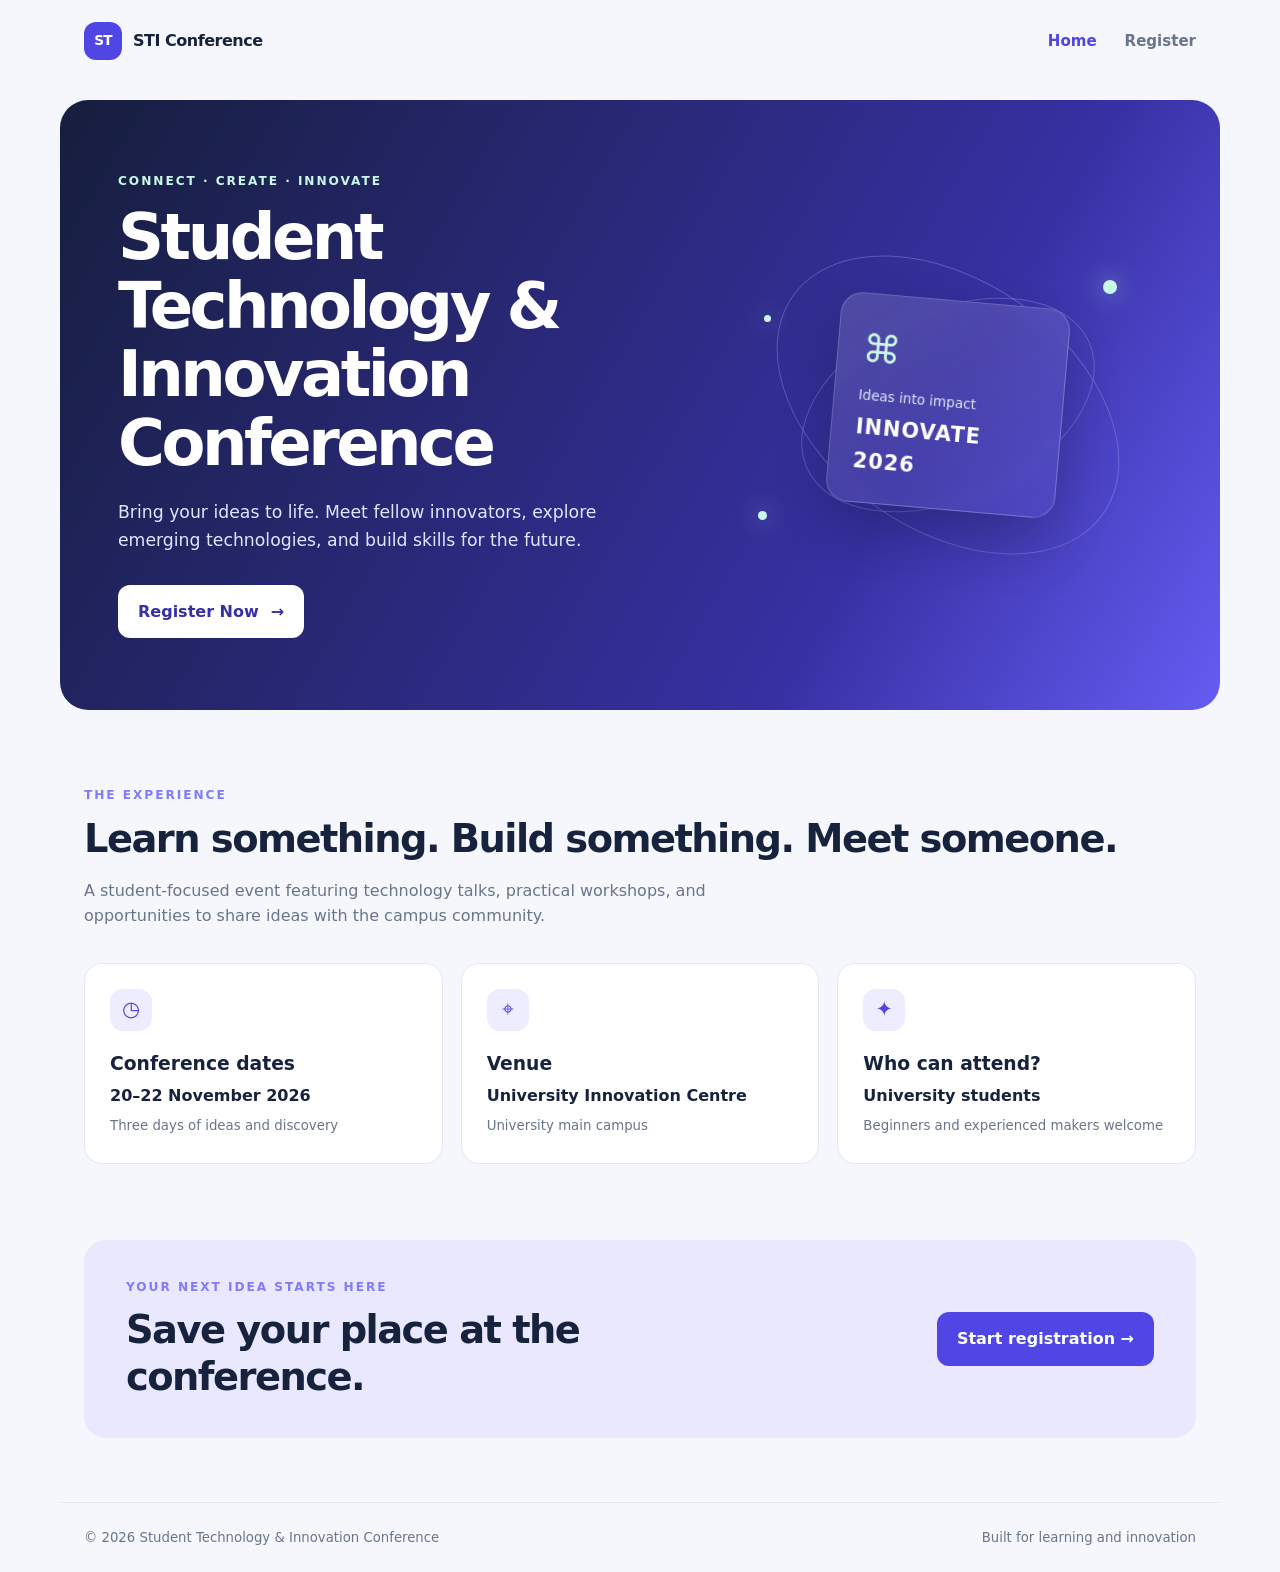
<file: index.html>
<!DOCTYPE html>
<html lang="en">
<head>
  <meta charset="UTF-8">
  <meta name="viewport" content="width=device-width, initial-scale=1.0">
  <title>Student Technology & Innovation Conference</title>
  <link rel="stylesheet" href="css/style.css">
</head>
<body>
  <header class="site-header">
    <a class="brand" href="index.html"><span class="brand-mark">ST</span><span>STI Conference</span></a>
    <nav aria-label="Main navigation">
      <a class="active" href="index.html">Home</a>
      <a href="register.html">Register</a>
    </nav>
  </header>

  <main>
    <section class="hero">
      <div class="hero-content">
        <p class="eyebrow">CONNECT · CREATE · INNOVATE</p>
        <h1>Student Technology &amp; Innovation Conference</h1>
        <p class="hero-copy">Bring your ideas to life. Meet fellow innovators, explore emerging technologies, and build skills for the future.</p>
        <a class="button" href="register.html">Register Now <span aria-hidden="true">→</span></a>
      </div>
      <div class="hero-art" aria-hidden="true">
        <div class="orbit orbit-one"></div><div class="orbit orbit-two"></div>
        <div class="tech-card"><span class="tech-icon">⌘</span><span>Ideas into impact</span><strong>INNOVATE 2026</strong></div>
        <span class="floating-dot dot-one"></span><span class="floating-dot dot-two"></span><span class="floating-dot dot-three"></span>
      </div>
    </section>

    <section class="section intro">
      <p class="eyebrow">THE EXPERIENCE</p>
      <h2>Learn something. Build something. Meet someone.</h2>
      <p class="muted">A student-focused event featuring technology talks, practical workshops, and opportunities to share ideas with the campus community.</p>
      <div class="info-grid">
        <article class="info-card"><span class="card-icon">◷</span><h3>Conference dates</h3><p>20–22 November 2026</p><small>Three days of ideas and discovery</small></article>
        <article class="info-card"><span class="card-icon">⌖</span><h3>Venue</h3><p>University Innovation Centre</p><small>University main campus</small></article>
        <article class="info-card"><span class="card-icon">✦</span><h3>Who can attend?</h3><p>University students</p><small>Beginners and experienced makers welcome</small></article>
      </div>
    </section>
    <section class="cta">
      <div><p class="eyebrow">YOUR NEXT IDEA STARTS HERE</p><h2>Save your place at the conference.</h2></div>
      <a class="button button-light" href="register.html">Start registration →</a>
    </section>
  </main>
  <footer><span>© 2026 Student Technology &amp; Innovation Conference</span><span>Built for learning and innovation</span></footer>
</body>
</html>
</file>
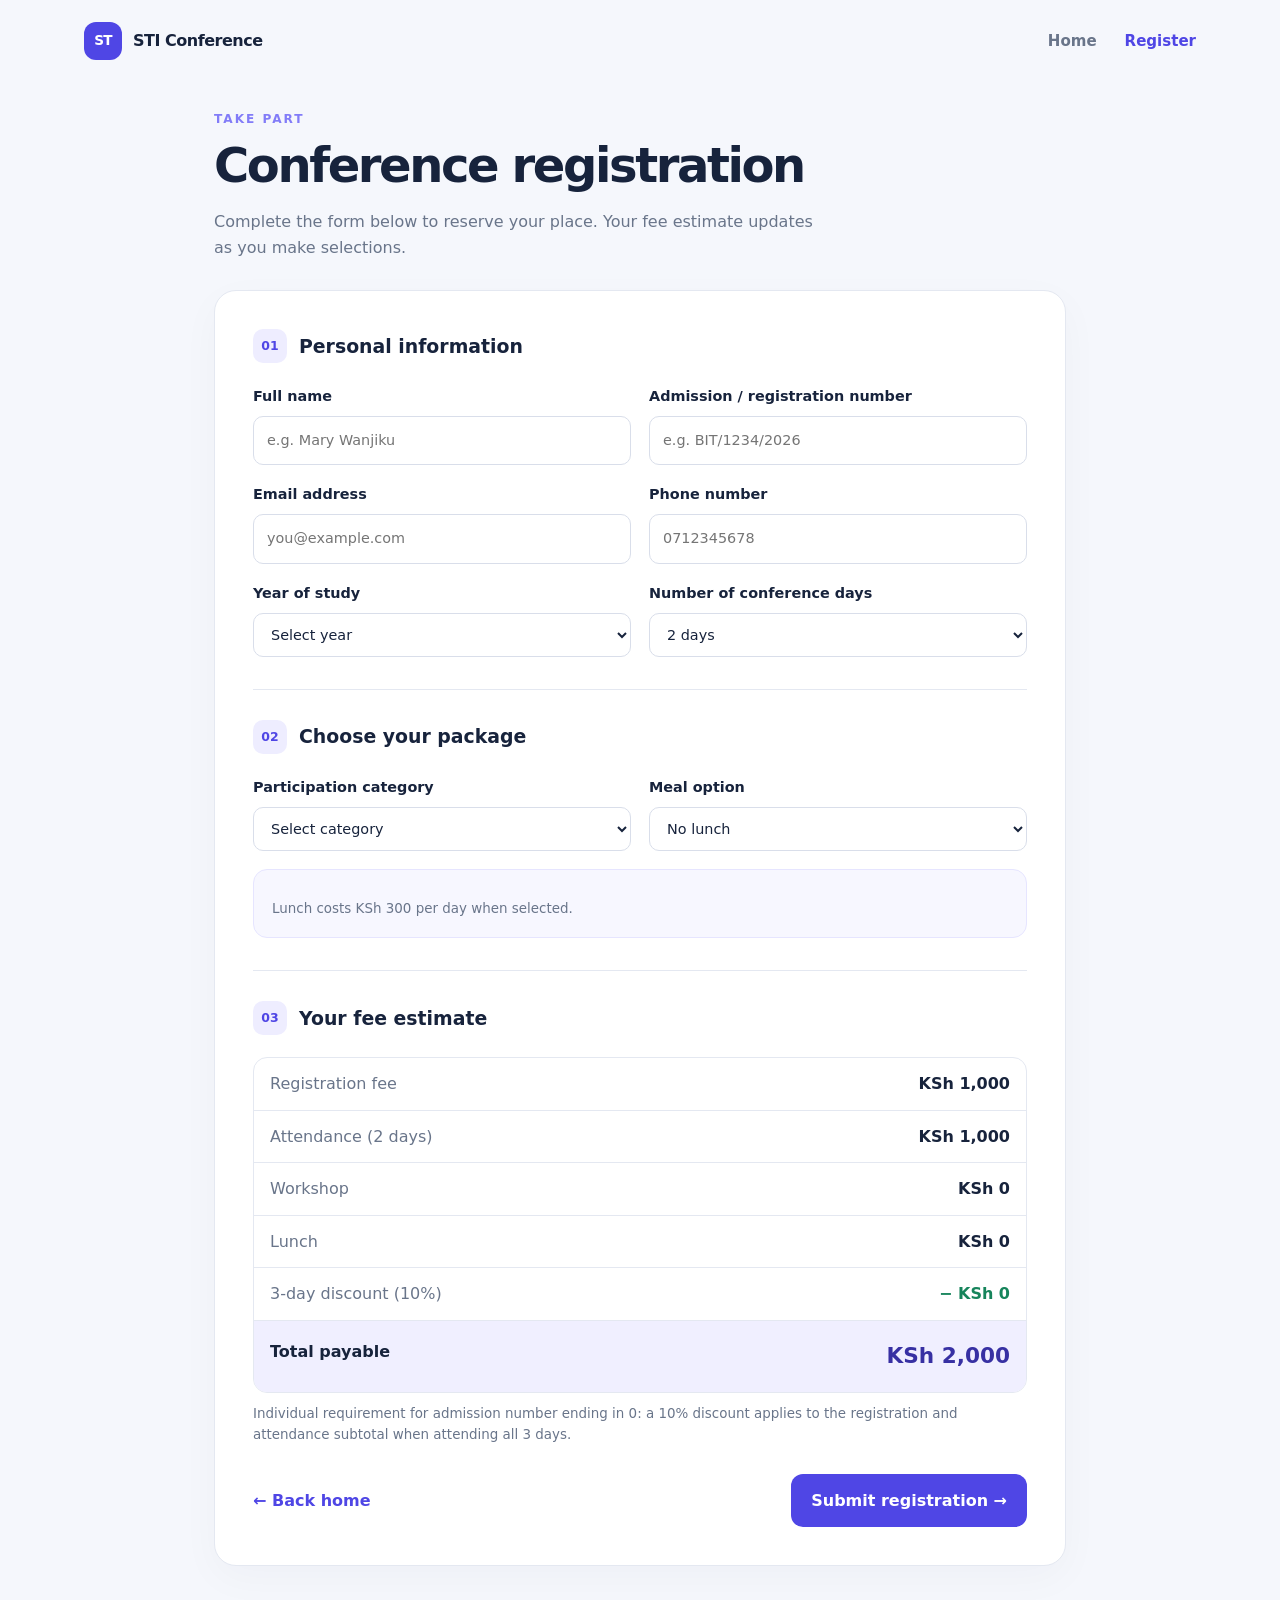
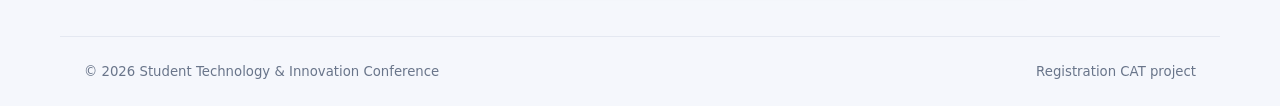
<file: register.html>
<!DOCTYPE html>
<html lang="en">
<head>
  <meta charset="UTF-8">
  <meta name="viewport" content="width=device-width, initial-scale=1.0">
  <title>Register | STI Conference</title>
  <link rel="stylesheet" href="css/style.css">
  <script src="js/script.js" defer></script>
</head>
<body>
  <header class="site-header">
    <a class="brand" href="index.html"><span class="brand-mark">ST</span><span>STI Conference</span></a>
    <nav aria-label="Main navigation"><a href="index.html">Home</a><a class="active" href="register.html">Register</a></nav>
  </header>

  <main class="form-page">
    <div class="form-heading"><p class="eyebrow">TAKE PART</p><h1>Conference registration</h1><p class="muted">Complete the form below to reserve your place. Your fee estimate updates as you make selections.</p></div>
    <form id="registrationForm" action="process.php" method="POST" novalidate>
      <section class="form-section">
        <h2><span>01</span> Personal information</h2>
        <div class="form-grid">
          <label>Full name <input type="text" name="full_name" id="fullName" placeholder="e.g. Mary Wanjiku" required></label>
          <label>Admission / registration number <input type="text" name="admission_no" id="admissionNo" placeholder="e.g. BIT/1234/2026" required></label>
          <label>Email address <input type="email" name="email" id="email" placeholder="you@example.com" required></label>
          <label>Phone number <input type="tel" name="phone" id="phone" inputmode="numeric" maxlength="10" placeholder="0712345678" required></label>
          <label>Year of study
            <select name="year_of_study" id="yearOfStudy" required>
              <option value="">Select year</option><option value="1">Year 1</option><option value="2">Year 2</option><option value="3">Year 3</option><option value="4">Year 4</option><option value="5">Year 5</option><option value="6">Year 6</option>
            </select>
          </label>
          <label>Number of conference days
            <select name="days" id="days" required><option value="1">1 day</option><option value="2" selected>2 days</option><option value="3">3 days</option></select>
          </label>
        </div>
      </section>

      <section class="form-section">
        <h2><span>02</span> Choose your package</h2>
        <div class="form-grid">
          <label>Participation category
            <select name="category" id="category" required>
              <option value="">Select category</option><option value="conference">Conference Only</option><option value="workshop">Workshop Participant</option>
            </select>
          </label>
          <label>Meal option
            <select name="meal" id="meal" required><option value="no">No lunch</option><option value="yes">Include lunch</option></select>
          </label>
        </div>
        <div class="conditional-panel" id="workshopPanel" hidden>
          <label>Choose a workshop
            <select name="workshop" id="workshop">
              <option value="">Select a workshop</option><option value="Web Development">Web Development</option><option value="Cybersecurity Basics">Cybersecurity Basics</option><option value="Data Analytics">Data Analytics</option>
            </select>
          </label>
          <p class="hint">Workshop participation costs KSh 750.</p>
        </div>
        <div class="conditional-panel" id="mealPanel">
          <p class="hint">Lunch costs KSh 300 per day when selected.</p>
        </div>
      </section>

      <section class="form-section">
        <h2><span>03</span> Your fee estimate</h2>
        <div class="fee-breakdown">
          <div><span>Registration fee</span><strong id="registrationLine">KSh 1,000</strong></div>
          <div><span>Attendance (<span id="dayCount">2</span> days)</span><strong id="attendanceLine">KSh 1,000</strong></div>
          <div><span>Workshop</span><strong id="workshopLine">KSh 0</strong></div>
          <div><span>Lunch</span><strong id="mealLine">KSh 0</strong></div>
          <div class="discount-row"><span>3-day discount (10%)</span><strong id="discountLine">− KSh 0</strong></div>
          <div class="fee-total"><span>Total payable</span><strong id="totalFee">KSh 2,000</strong></div>
        </div>
        <p class="hint">Individual requirement for admission number ending in 0: a 10% discount applies to the registration and attendance subtotal when attending all 3 days.</p>
      </section>
      <div id="formMessage" class="form-message" role="alert" aria-live="polite"></div>
      <div class="form-actions"><a class="text-link" href="index.html">← Back home</a><button class="button" type="submit">Submit registration →</button></div>
    </form>
  </main>
  <footer><span>© 2026 Student Technology &amp; Innovation Conference</span><span>Registration CAT project</span></footer>
</body>
</html>
</file>
<file: css/style.css>
:root {
  --ink: #17233c;
  --muted: #69758a;
  --primary: #4f46e5;
  --primary-dark: #3730a3;
  --mint: #c9f7e8;
  --surface: #ffffff;
  --background: #f5f7fc;
  --border: #e4e8f1;
  --danger: #b42318;
  font-family: Inter, ui-sans-serif, system-ui, -apple-system, BlinkMacSystemFont, "Segoe UI", sans-serif;
}
* { box-sizing: border-box; }
body { margin: 0; background: var(--background); color: var(--ink); line-height: 1.6; }
a { color: inherit; text-decoration: none; }
.site-header { max-width: 1160px; margin: auto; padding: 22px 24px; display: flex; justify-content: space-between; align-items: center; gap: 24px; }
.brand { display: inline-flex; align-items: center; gap: 11px; font-weight: 800; letter-spacing: -.03em; }
.brand-mark { display: grid; place-items: center; width: 38px; height: 38px; border-radius: 12px; color: white; background: var(--primary); font-size: .85rem; letter-spacing: -.06em; }
nav { display: flex; gap: 28px; color: var(--muted); font-size: .94rem; font-weight: 600; }
nav a:hover, nav a.active { color: var(--primary); }
.hero { max-width: 1160px; margin: 18px auto 0; padding: 72px 58px; border-radius: 28px; background: linear-gradient(120deg, #161e3d, #3730a3 70%, #655cf3); color: white; display: grid; grid-template-columns: 1.15fr .85fr; align-items: center; gap: 36px; overflow: hidden; position: relative; }
.hero h1 { max-width: 650px; font-size: clamp(2.4rem, 5vw, 4.25rem); line-height: 1.07; letter-spacing: -.055em; margin: 12px 0 22px; }
.eyebrow { color: #827cf8; font-size: .76rem; font-weight: 800; letter-spacing: .16em; margin: 0 0 10px; }
.hero .eyebrow { color: var(--mint); }
.hero-copy { max-width: 560px; color: #e0e5ff; font-size: 1.08rem; margin-bottom: 30px; }
.button { display: inline-flex; justify-content: center; align-items: center; gap: 12px; border: 0; border-radius: 12px; padding: 14px 20px; background: var(--primary); color: white; font: inherit; font-weight: 750; cursor: pointer; transition: transform .15s ease, background .15s ease; }
.button:hover { background: var(--primary-dark); transform: translateY(-1px); }
.hero .button { background: white; color: var(--primary-dark); }
.hero .button:hover { background: var(--mint); }
.hero-art { min-height: 300px; display: grid; place-items: center; position: relative; }
.orbit { position: absolute; border: 1px solid #a5b4fc55; border-radius: 50%; transform: rotate(-24deg); }
.orbit-one { width: 310px; height: 190px; }
.orbit-two { width: 380px; height: 250px; transform: rotate(35deg); }
.tech-card { z-index: 1; width: 230px; height: 210px; padding: 24px; border: 1px solid #ffffff35; border-radius: 22px; background: linear-gradient(145deg, #ffffff24, #ffffff08); backdrop-filter: blur(8px); display: flex; flex-direction: column; justify-content: space-between; box-shadow: 0 25px 60px #10153555; transform: rotate(5deg); }
.tech-icon { font-size: 2.4rem; color: var(--mint); }
.tech-card span:last-of-type { color: #e0e7ff; font-size: .85rem; }
.tech-card strong { font-size: 1.3rem; letter-spacing: .05em; }
.floating-dot { position: absolute; width: 14px; height: 14px; border-radius: 50%; background: var(--mint); box-shadow: 0 0 24px #c9f7e8aa; }
.dot-one { top: 25px; right: 45px; }.dot-two { bottom: 35px; left: 24px; width: 9px; height: 9px; }.dot-three { top: 60px; left: 30px; width: 7px; height: 7px; }
.section { max-width: 1160px; margin: auto; padding: 76px 24px; }
.section h2, .cta h2 { font-size: clamp(1.8rem, 3vw, 2.5rem); line-height: 1.2; letter-spacing: -.04em; margin: 0 0 14px; }
.muted { color: var(--muted); }
.intro > .muted { max-width: 650px; }
.info-grid { display: grid; grid-template-columns: repeat(3, 1fr); gap: 18px; margin-top: 34px; }
.info-card { background: white; border: 1px solid var(--border); padding: 25px; border-radius: 18px; }
.card-icon { display: grid; place-items: center; width: 42px; height: 42px; background: #eeedff; color: var(--primary); border-radius: 13px; font-size: 1.3rem; }
.info-card h3 { margin: 18px 0 4px; }.info-card p { margin: 0 0 4px; font-weight: 700; }.info-card small { color: var(--muted); }
.cta { max-width: 1112px; margin: 0 auto 64px; padding: 38px 42px; border-radius: 22px; background: #e9e8ff; display: flex; align-items: center; justify-content: space-between; gap: 24px; }
.cta h2 { max-width: 570px; margin-bottom: 0; }.button-light { background: var(--primary); white-space: nowrap; }
footer { max-width: 1160px; margin: auto; padding: 24px; display: flex; justify-content: space-between; gap: 18px; color: var(--muted); font-size: .83rem; border-top: 1px solid var(--border); }
.form-page { max-width: 900px; margin: 28px auto 70px; padding: 0 24px; }
.form-heading { margin-bottom: 30px; }.form-heading h1, .confirmation-card h1 { margin: 0 0 10px; font-size: clamp(2rem, 4vw, 3rem); letter-spacing: -.05em; line-height: 1.12; }
.form-heading .muted { max-width: 620px; }
form { background: white; border: 1px solid var(--border); border-radius: 22px; padding: clamp(22px, 4vw, 38px); box-shadow: 0 12px 40px #202d4b08; }
.form-section + .form-section { border-top: 1px solid var(--border); margin-top: 32px; padding-top: 30px; }
.form-section h2 { display: flex; align-items: center; gap: 12px; font-size: 1.18rem; margin: 0 0 22px; }
.form-section h2 span { display: grid; place-items: center; width: 34px; height: 34px; border-radius: 10px; background: #eeedff; color: var(--primary); font-size: .78rem; }
.form-grid { display: grid; grid-template-columns: repeat(2, minmax(0, 1fr)); gap: 18px; }
label { display: flex; flex-direction: column; gap: 8px; font-weight: 650; font-size: .9rem; }
input, select { width: 100%; border: 1px solid #d9deea; border-radius: 10px; background: white; color: var(--ink); padding: 12px 13px; font: inherit; font-weight: 450; outline: none; }
input:focus, select:focus { border-color: var(--primary); box-shadow: 0 0 0 3px #4f46e51a; }
.conditional-panel { margin-top: 18px; padding: 18px; border-radius: 14px; background: #f7f7ff; border: 1px solid #e6e5ff; }
.conditional-panel label { max-width: 420px; }.hint { color: var(--muted); font-size: .84rem; margin: 10px 0 0; }
.fee-breakdown { border: 1px solid var(--border); border-radius: 14px; overflow: hidden; }
.fee-breakdown > div { display: flex; justify-content: space-between; gap: 20px; padding: 13px 16px; border-bottom: 1px solid var(--border); }
.fee-breakdown > div:last-child { border-bottom: 0; }.fee-breakdown span { color: var(--muted); }.fee-breakdown strong { font-variant-numeric: tabular-nums; }
.discount-row strong { color: #16845b; }.fee-breakdown .fee-total { background: #f0efff; padding: 18px 16px; }.fee-total span { color: var(--ink); font-weight: 750; }.fee-total strong { color: var(--primary-dark); font-size: 1.35rem; }
.form-actions { display: flex; align-items: center; justify-content: space-between; gap: 18px; margin-top: 28px; }
.text-link { color: var(--primary); font-weight: 700; }.form-message { display: none; margin-top: 20px; padding: 13px 15px; border-radius: 10px; background: #fff1f0; color: var(--danger); font-size: .9rem; }.form-message.show { display: block; }
.confirmation-wrap { max-width: 760px; margin: 45px auto 70px; padding: 0 24px; }
.confirmation-card { background: white; border: 1px solid var(--border); border-radius: 24px; padding: clamp(24px, 5vw, 48px); box-shadow: 0 12px 40px #202d4b08; }
.success-icon { display: grid; place-items: center; width: 54px; height: 54px; border-radius: 50%; color: #087f5b; background: #d8f8ea; font-size: 1.8rem; font-weight: 800; margin-bottom: 22px; }
.confirmation-details { margin-top: 26px; display: grid; grid-template-columns: 1fr 1fr; border: 1px solid var(--border); border-radius: 14px; overflow: hidden; }
.confirmation-details div { padding: 13px 15px; border-bottom: 1px solid var(--border); }.confirmation-details div:nth-child(odd) { border-right: 1px solid var(--border); }.confirmation-details span, .server-total span { display: block; color: var(--muted); font-size: .82rem; }.confirmation-details strong { overflow-wrap: anywhere; }
.server-total { display: flex; justify-content: space-between; align-items: center; gap: 18px; margin-top: 22px; padding: 20px; background: #f0efff; border-radius: 14px; }.server-total strong { color: var(--primary-dark); font-size: 1.55rem; }.discount-note { color: #16845b; font-weight: 700; }
@media (max-width: 760px) { .hero { margin: 10px 12px 0; padding: 42px 26px; grid-template-columns: 1fr; }.hero-art { min-height: 230px; }.orbit-two { width: 310px; }.info-grid { grid-template-columns: 1fr; }.cta { margin: 0 12px 45px; padding: 28px; align-items: flex-start; flex-direction: column; }.form-grid { grid-template-columns: 1fr; }.site-header { padding: 18px; } nav { gap: 16px; }.confirmation-details { grid-template-columns: 1fr; }.confirmation-details div:nth-child(odd) { border-right: 0; } footer { flex-direction: column; gap: 5px; } }
</file>
